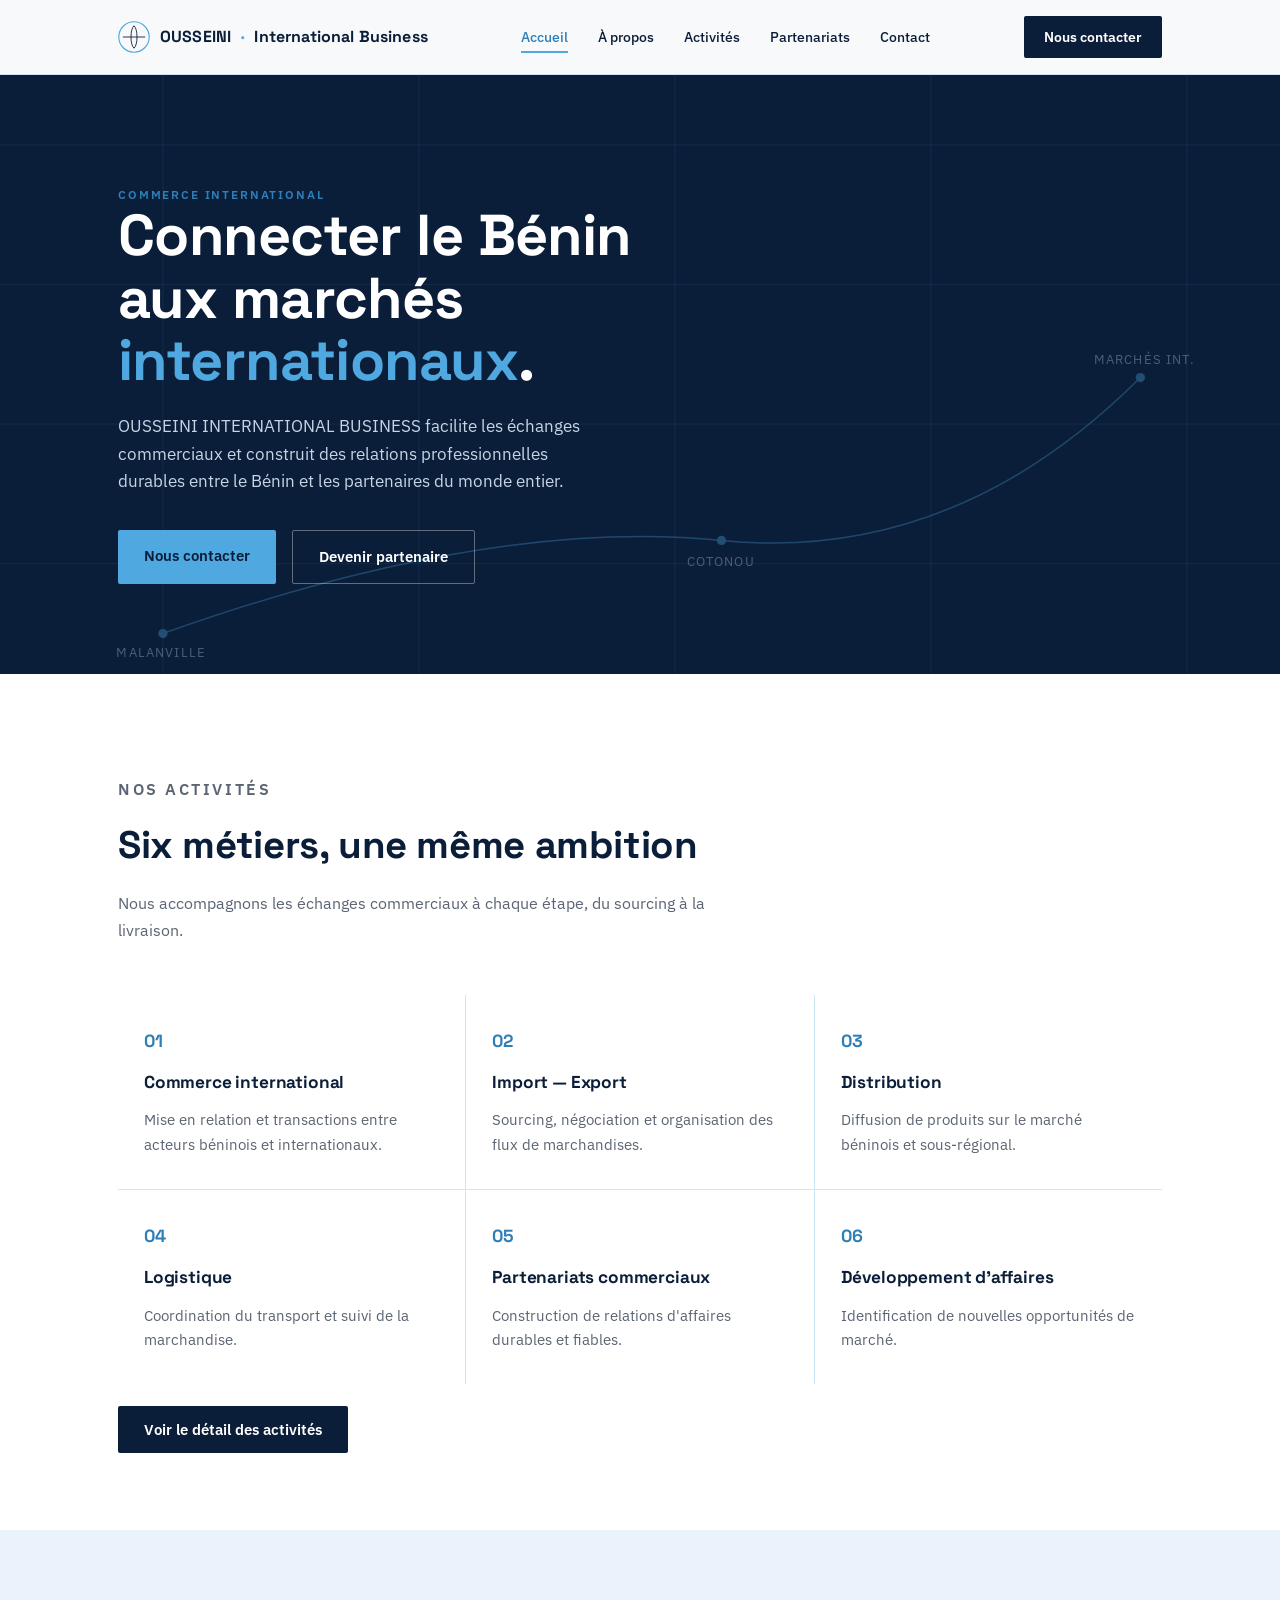
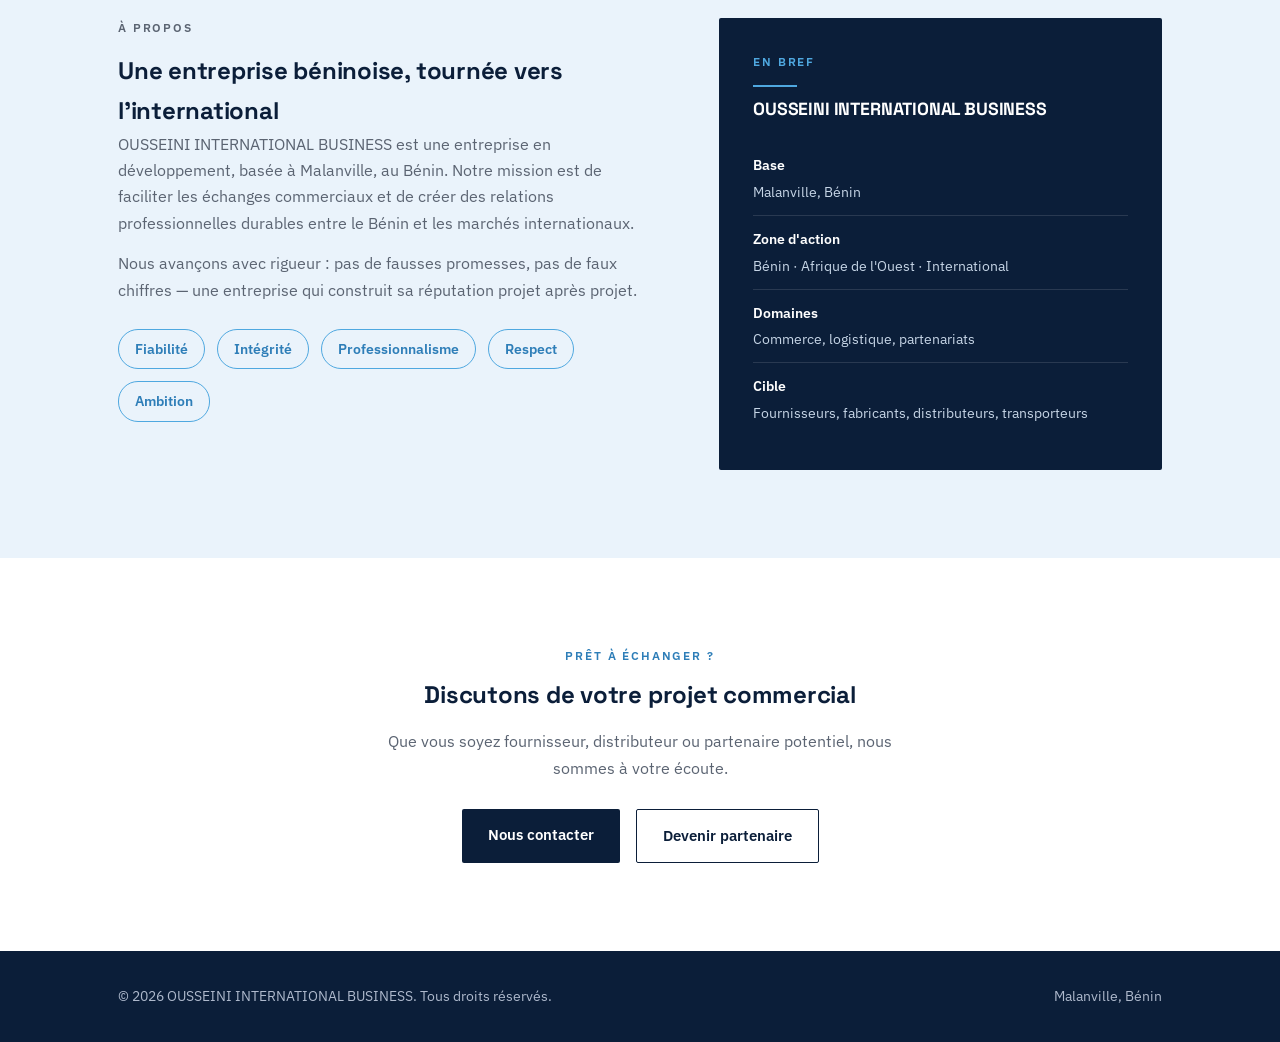
<file: index.html>
<!DOCTYPE html>
<html lang="fr">
<head>
<meta charset="UTF-8">
<meta name="viewport" content="width=device-width, initial-scale=1.0">
<title>OUSSEINI INTERNATIONAL BUSINESS | Commerce international &amp; Import-Export</title>
<meta name="description" content="Entreprise béninoise spécialisée dans le commerce international, l'import-export, la distribution, la logistique et les partenariats commerciaux.">
<meta property="og:title" content="OUSSEINI INTERNATIONAL BUSINESS">
<meta property="og:description" content="Connecter le Bénin aux marchés internationaux.">
<link rel="icon" href="data:image/svg+xml,<svg xmlns=%22http://www.w3.org/2000/svg%22 viewBox=%220 0 40 40%22><rect width=%2240%22 height=%2240%22 fill=%22%230B1E39%22/><text x=%2220%22 y=%2226%22 font-family=%22sans-serif%22 font-size=%2214%22 fill=%22%234FA8E0%22 text-anchor=%22middle%22 font-weight=%22bold%22>OIB</text></svg>">
<link rel="stylesheet" href="style.css">
</head>
<body>

<header>
  <div class="nav wrap">
    <a href="index.html" class="brand">
      <svg class="brand-mark" viewBox="0 0 40 40" fill="none">
        <circle cx="20" cy="20" r="19" stroke="#4FA8E0" stroke-width="1.4"/>
        <path d="M6 20h28M20 6c5 4 5 24 0 28M20 6c-5 4-5 24 0 28" stroke="#0B1E39" stroke-width="1.1"/>
      </svg>
      OUSSEINI <span style="color:var(--blue);">·</span> International Business
    </a>
    <nav class="nav-links">
      <a href="index.html" class="active">Accueil</a>
      <a href="a-propos.html">À propos</a>
      <a href="activites.html">Activités</a>
      <a href="partenariats.html">Partenariats</a>
      <a href="contact.html">Contact</a>
    </nav>
    <a href="contact.html" class="nav-cta">Nous contacter</a>
  </div>
</header>

<section class="hero">
  <svg class="grid-bg" viewBox="0 0 1100 620" preserveAspectRatio="none" aria-hidden="true">
    <g stroke="#4FA8E0" stroke-width="0.5" opacity="0.5">
      <line x1="0" y1="60" x2="1100" y2="60"/>
      <line x1="0" y1="180" x2="1100" y2="180"/>
      <line x1="0" y1="300" x2="1100" y2="300"/>
      <line x1="0" y1="420" x2="1100" y2="420"/>
      <line x1="0" y1="540" x2="1100" y2="540"/>
      <line x1="140" y1="0" x2="140" y2="620"/>
      <line x1="360" y1="0" x2="360" y2="620"/>
      <line x1="580" y1="0" x2="580" y2="620"/>
      <line x1="800" y1="0" x2="800" y2="620"/>
      <line x1="1020" y1="0" x2="1020" y2="620"/>
    </g>
    <g stroke="#4FA8E0" stroke-width="1.3" fill="none" opacity="0.85">
      <path d="M140 480 Q 420 380 620 400 T 980 260"/>
    </g>
    <g fill="#4FA8E0">
      <circle cx="140" cy="480" r="4"/>
      <circle cx="620" cy="400" r="4"/>
      <circle cx="980" cy="260" r="4"/>
    </g>
    <g font-family="IBM Plex Sans" font-size="11" fill="#C6D5E6" letter-spacing="1">
      <text x="100" y="500">MALANVILLE</text>
      <text x="590" y="422">COTONOU</text>
      <text x="940" y="248">MARCHÉS INT.</text>
    </g>
  </svg>
  <div class="wrap hero-inner">
    <p class="eyebrow">Commerce international</p>
    <h1>Connecter le Bénin aux marchés <em>internationaux</em>.</h1>
    <p class="lead">OUSSEINI INTERNATIONAL BUSINESS facilite les échanges commerciaux et construit des relations professionnelles durables entre le Bénin et les partenaires du monde entier.</p>
    <div class="hero-actions">
      <a href="contact.html" class="btn-primary">Nous contacter</a>
      <a href="partenariats.html" class="btn-ghost">Devenir partenaire</a>
    </div>
  </div>
</section>

<section class="white" id="activites">
  <div class="wrap">
    <div class="section-head">
      <p class="eyebrow">Nos activités</p>
      <h2>Six métiers, une même ambition</h2>
      <p>Nous accompagnons les échanges commerciaux à chaque étape, du sourcing à la livraison.</p>
    </div>
    <div class="card-grid">
      <div class="card"><span class="num">01</span><h3>Commerce international</h3><p>Mise en relation et transactions entre acteurs béninois et internationaux.</p></div>
      <div class="card"><span class="num">02</span><h3>Import — Export</h3><p>Sourcing, négociation et organisation des flux de marchandises.</p></div>
      <div class="card"><span class="num">03</span><h3>Distribution</h3><p>Diffusion de produits sur le marché béninois et sous-régional.</p></div>
      <div class="card"><span class="num">04</span><h3>Logistique</h3><p>Coordination du transport et suivi de la marchandise.</p></div>
      <div class="card"><span class="num">05</span><h3>Partenariats commerciaux</h3><p>Construction de relations d'affaires durables et fiables.</p></div>
      <div class="card"><span class="num">06</span><h3>Développement d'affaires</h3><p>Identification de nouvelles opportunités de marché.</p></div>
    </div>
    <div style="margin-top:32px;"><a href="activites.html" class="btn-primary" style="background:var(--navy); color:var(--white);">Voir le détail des activités</a></div>
  </div>
</section>

<section class="pale">
  <div class="wrap about-grid">
    <div>
      <p class="eyebrow">À propos</p>
      <h2>Une entreprise béninoise, tournée vers l'international</h2>
      <p>OUSSEINI INTERNATIONAL BUSINESS est une entreprise en développement, basée à Malanville, au Bénin. Notre mission est de faciliter les échanges commerciaux et de créer des relations professionnelles durables entre le Bénin et les marchés internationaux.</p>
      <p>Nous avançons avec rigueur : pas de fausses promesses, pas de faux chiffres — une entreprise qui construit sa réputation projet après projet.</p>
      <div class="chip-row">
        <span class="chip">Fiabilité</span>
        <span class="chip">Intégrité</span>
        <span class="chip">Professionnalisme</span>
        <span class="chip">Respect</span>
        <span class="chip">Ambition</span>
      </div>
    </div>
    <div class="panel">
      <p class="eyebrow" style="color:var(--blue);">En bref</p>
      <div class="rule"></div>
      <h3>OUSSEINI INTERNATIONAL BUSINESS</h3>
      <ul>
        <li><strong>Base</strong>Malanville, Bénin</li>
        <li><strong>Zone d'action</strong>Bénin · Afrique de l'Ouest · International</li>
        <li><strong>Domaines</strong>Commerce, logistique, partenariats</li>
        <li><strong>Cible</strong>Fournisseurs, fabricants, distributeurs, transporteurs</li>
      </ul>
    </div>
  </div>
</section>

<section class="white">
  <div class="wrap" style="text-align:center;">
    <p class="eyebrow">Prêt à échanger ?</p>
    <h2 style="margin-top:10px;">Discutons de votre projet commercial</h2>
    <p style="color:var(--gray); margin-top:14px; max-width:56ch; margin-left:auto; margin-right:auto;">Que vous soyez fournisseur, distributeur ou partenaire potentiel, nous sommes à votre écoute.</p>
    <div class="hero-actions" style="justify-content:center; margin-top:28px;">
      <a href="contact.html" class="btn-primary" style="background:var(--navy); color:var(--white);">Nous contacter</a>
      <a href="partenariats.html" class="btn-ghost" style="border-color:var(--navy); color:var(--navy);">Devenir partenaire</a>
    </div>
  </div>
</section>

<footer>
  <div class="wrap footer-inner">
    <span>© 2026 OUSSEINI INTERNATIONAL BUSINESS. Tous droits réservés.</span>
    <span>Malanville, Bénin</span>
  </div>
</footer>

</body>
</html>
</file>
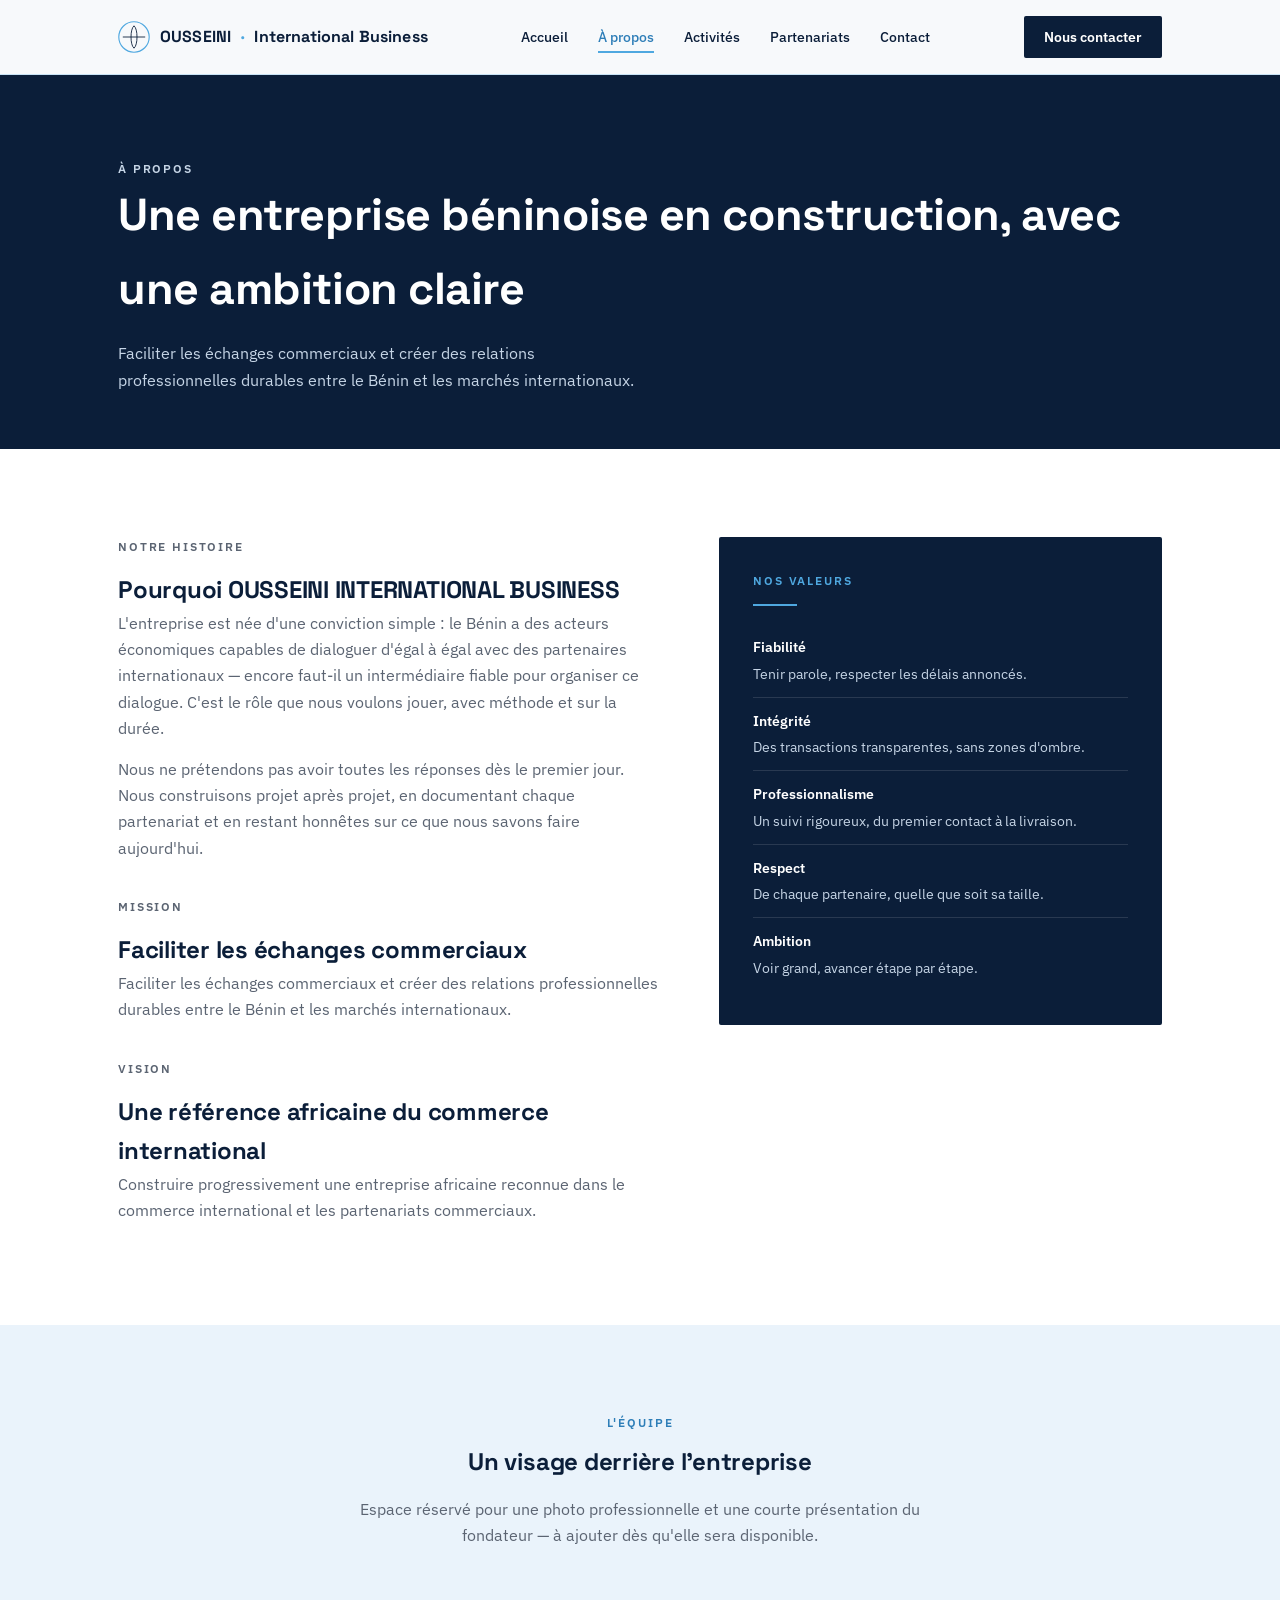
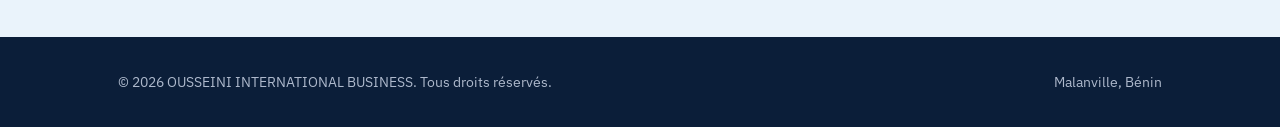
<file: a-propos.html>
<!DOCTYPE html>
<html lang="fr">
<head>
<meta charset="UTF-8">
<meta name="viewport" content="width=device-width, initial-scale=1.0">
<title>À propos | OUSSEINI INTERNATIONAL BUSINESS</title>
<meta name="description" content="Découvrez OUSSEINI INTERNATIONAL BUSINESS : mission, vision et valeurs d'une entreprise béninoise tournée vers le commerce international.">
<link rel="icon" href="data:image/svg+xml,<svg xmlns=%22http://www.w3.org/2000/svg%22 viewBox=%220 0 40 40%22><rect width=%2240%22 height=%2240%22 fill=%22%230B1E39%22/><text x=%2220%22 y=%2226%22 font-family=%22sans-serif%22 font-size=%2214%22 fill=%22%234FA8E0%22 text-anchor=%22middle%22 font-weight=%22bold%22>OIB</text></svg>">
<link rel="stylesheet" href="style.css">
</head>
<body>

<header>
  <div class="nav wrap">
    <a href="index.html" class="brand">
      <svg class="brand-mark" viewBox="0 0 40 40" fill="none">
        <circle cx="20" cy="20" r="19" stroke="#4FA8E0" stroke-width="1.4"/>
        <path d="M6 20h28M20 6c5 4 5 24 0 28M20 6c-5 4-5 24 0 28" stroke="#0B1E39" stroke-width="1.1"/>
      </svg>
      OUSSEINI <span style="color:var(--blue);">·</span> International Business
    </a>
    <nav class="nav-links">
      <a href="index.html">Accueil</a>
      <a href="a-propos.html" class="active">À propos</a>
      <a href="activites.html">Activités</a>
      <a href="partenariats.html">Partenariats</a>
      <a href="contact.html">Contact</a>
    </nav>
    <a href="contact.html" class="nav-cta">Nous contacter</a>
  </div>
</header>

<section class="page-hero">
  <div class="wrap">
    <p class="eyebrow">À propos</p>
    <h1>Une entreprise béninoise en construction, avec une ambition claire</h1>
    <p>Faciliter les échanges commerciaux et créer des relations professionnelles durables entre le Bénin et les marchés internationaux.</p>
  </div>
</section>

<section class="white">
  <div class="wrap about-grid">
    <div>
      <p class="eyebrow">Notre histoire</p>
      <h2>Pourquoi OUSSEINI INTERNATIONAL BUSINESS</h2>
      <p>L'entreprise est née d'une conviction simple : le Bénin a des acteurs économiques capables de dialoguer d'égal à égal avec des partenaires internationaux — encore faut-il un intermédiaire fiable pour organiser ce dialogue. C'est le rôle que nous voulons jouer, avec méthode et sur la durée.</p>
      <p>Nous ne prétendons pas avoir toutes les réponses dès le premier jour. Nous construisons projet après projet, en documentant chaque partenariat et en restant honnêtes sur ce que nous savons faire aujourd'hui.</p>

      <p class="eyebrow" style="margin-top:36px;">Mission</p>
      <h2 style="font-size:1.5rem; margin-top:8px;">Faciliter les échanges commerciaux</h2>
      <p>Faciliter les échanges commerciaux et créer des relations professionnelles durables entre le Bénin et les marchés internationaux.</p>

      <p class="eyebrow" style="margin-top:36px;">Vision</p>
      <h2 style="font-size:1.5rem; margin-top:8px;">Une référence africaine du commerce international</h2>
      <p>Construire progressivement une entreprise africaine reconnue dans le commerce international et les partenariats commerciaux.</p>
    </div>

    <div class="panel">
      <p class="eyebrow" style="color:var(--blue);">Nos valeurs</p>
      <div class="rule"></div>
      <ul>
        <li><strong>Fiabilité</strong>Tenir parole, respecter les délais annoncés.</li>
        <li><strong>Intégrité</strong>Des transactions transparentes, sans zones d'ombre.</li>
        <li><strong>Professionnalisme</strong>Un suivi rigoureux, du premier contact à la livraison.</li>
        <li><strong>Respect</strong>De chaque partenaire, quelle que soit sa taille.</li>
        <li><strong>Ambition</strong>Voir grand, avancer étape par étape.</li>
      </ul>
    </div>
  </div>
</section>

<section class="pale">
  <div class="wrap" style="text-align:center; max-width:640px;">
    <p class="eyebrow">L'équipe</p>
    <h2 style="margin-top:10px;">Un visage derrière l'entreprise</h2>
    <p style="color:var(--gray); margin-top:14px;">Espace réservé pour une photo professionnelle et une courte présentation du fondateur — à ajouter dès qu'elle sera disponible.</p>
  </div>
</section>

<footer>
  <div class="wrap footer-inner">
    <span>© 2026 OUSSEINI INTERNATIONAL BUSINESS. Tous droits réservés.</span>
    <span>Malanville, Bénin</span>
  </div>
</footer>

</body>
</html>
</file>
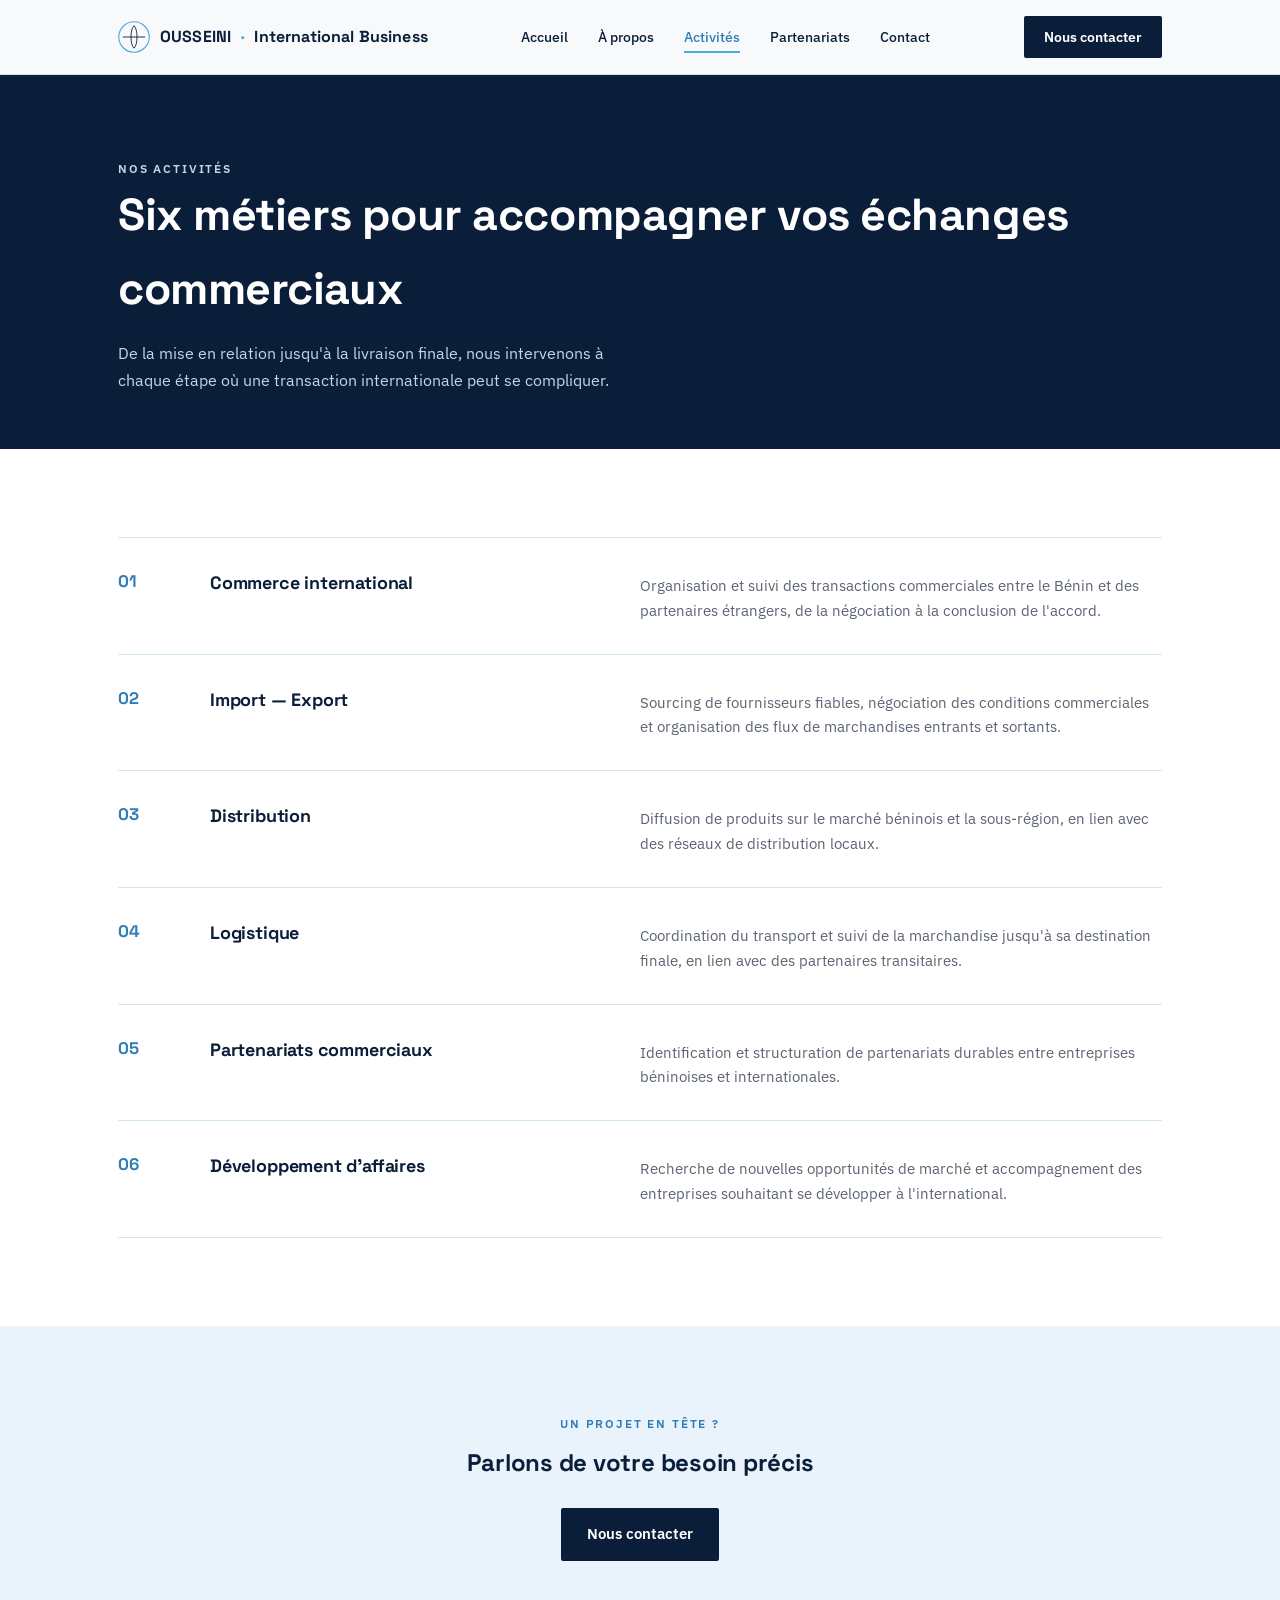
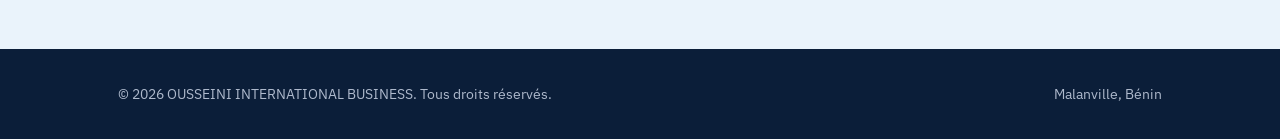
<file: activites.html>
<!DOCTYPE html>
<html lang="fr">
<head>
<meta charset="UTF-8">
<meta name="viewport" content="width=device-width, initial-scale=1.0">
<title>Nos activités | OUSSEINI INTERNATIONAL BUSINESS</title>
<meta name="description" content="Commerce international, import-export, distribution, logistique, partenariats commerciaux et développement d'affaires.">
<link rel="icon" href="data:image/svg+xml,<svg xmlns=%22http://www.w3.org/2000/svg%22 viewBox=%220 0 40 40%22><rect width=%2240%22 height=%2240%22 fill=%22%230B1E39%22/><text x=%2220%22 y=%2226%22 font-family=%22sans-serif%22 font-size=%2214%22 fill=%22%234FA8E0%22 text-anchor=%22middle%22 font-weight=%22bold%22>OIB</text></svg>">
<link rel="stylesheet" href="style.css">
</head>
<body>

<header>
  <div class="nav wrap">
    <a href="index.html" class="brand">
      <svg class="brand-mark" viewBox="0 0 40 40" fill="none">
        <circle cx="20" cy="20" r="19" stroke="#4FA8E0" stroke-width="1.4"/>
        <path d="M6 20h28M20 6c5 4 5 24 0 28M20 6c-5 4-5 24 0 28" stroke="#0B1E39" stroke-width="1.1"/>
      </svg>
      OUSSEINI <span style="color:var(--blue);">·</span> International Business
    </a>
    <nav class="nav-links">
      <a href="index.html">Accueil</a>
      <a href="a-propos.html">À propos</a>
      <a href="activites.html" class="active">Activités</a>
      <a href="partenariats.html">Partenariats</a>
      <a href="contact.html">Contact</a>
    </nav>
    <a href="contact.html" class="nav-cta">Nous contacter</a>
  </div>
</header>

<section class="page-hero">
  <div class="wrap">
    <p class="eyebrow">Nos activités</p>
    <h1>Six métiers pour accompagner vos échanges commerciaux</h1>
    <p>De la mise en relation jusqu'à la livraison finale, nous intervenons à chaque étape où une transaction internationale peut se compliquer.</p>
  </div>
</section>

<section class="white">
  <div class="wrap">
    <div class="partner-list">
      <div class="partner-row">
        <div class="idx">01</div>
        <h3>Commerce international</h3>
        <p>Organisation et suivi des transactions commerciales entre le Bénin et des partenaires étrangers, de la négociation à la conclusion de l'accord.</p>
      </div>
      <div class="partner-row">
        <div class="idx">02</div>
        <h3>Import — Export</h3>
        <p>Sourcing de fournisseurs fiables, négociation des conditions commerciales et organisation des flux de marchandises entrants et sortants.</p>
      </div>
      <div class="partner-row">
        <div class="idx">03</div>
        <h3>Distribution</h3>
        <p>Diffusion de produits sur le marché béninois et la sous-région, en lien avec des réseaux de distribution locaux.</p>
      </div>
      <div class="partner-row">
        <div class="idx">04</div>
        <h3>Logistique</h3>
        <p>Coordination du transport et suivi de la marchandise jusqu'à sa destination finale, en lien avec des partenaires transitaires.</p>
      </div>
      <div class="partner-row">
        <div class="idx">05</div>
        <h3>Partenariats commerciaux</h3>
        <p>Identification et structuration de partenariats durables entre entreprises béninoises et internationales.</p>
      </div>
      <div class="partner-row">
        <div class="idx">06</div>
        <h3>Développement d'affaires</h3>
        <p>Recherche de nouvelles opportunités de marché et accompagnement des entreprises souhaitant se développer à l'international.</p>
      </div>
    </div>
  </div>
</section>

<section class="pale" style="text-align:center;">
  <div class="wrap" style="max-width:600px;">
    <p class="eyebrow">Un projet en tête ?</p>
    <h2 style="margin-top:10px;">Parlons de votre besoin précis</h2>
    <div class="hero-actions" style="justify-content:center; margin-top:26px;">
      <a href="contact.html" class="btn-primary" style="background:var(--navy); color:var(--white);">Nous contacter</a>
    </div>
  </div>
</section>

<footer>
  <div class="wrap footer-inner">
    <span>© 2026 OUSSEINI INTERNATIONAL BUSINESS. Tous droits réservés.</span>
    <span>Malanville, Bénin</span>
  </div>
</footer>

</body>
</html>
</file>
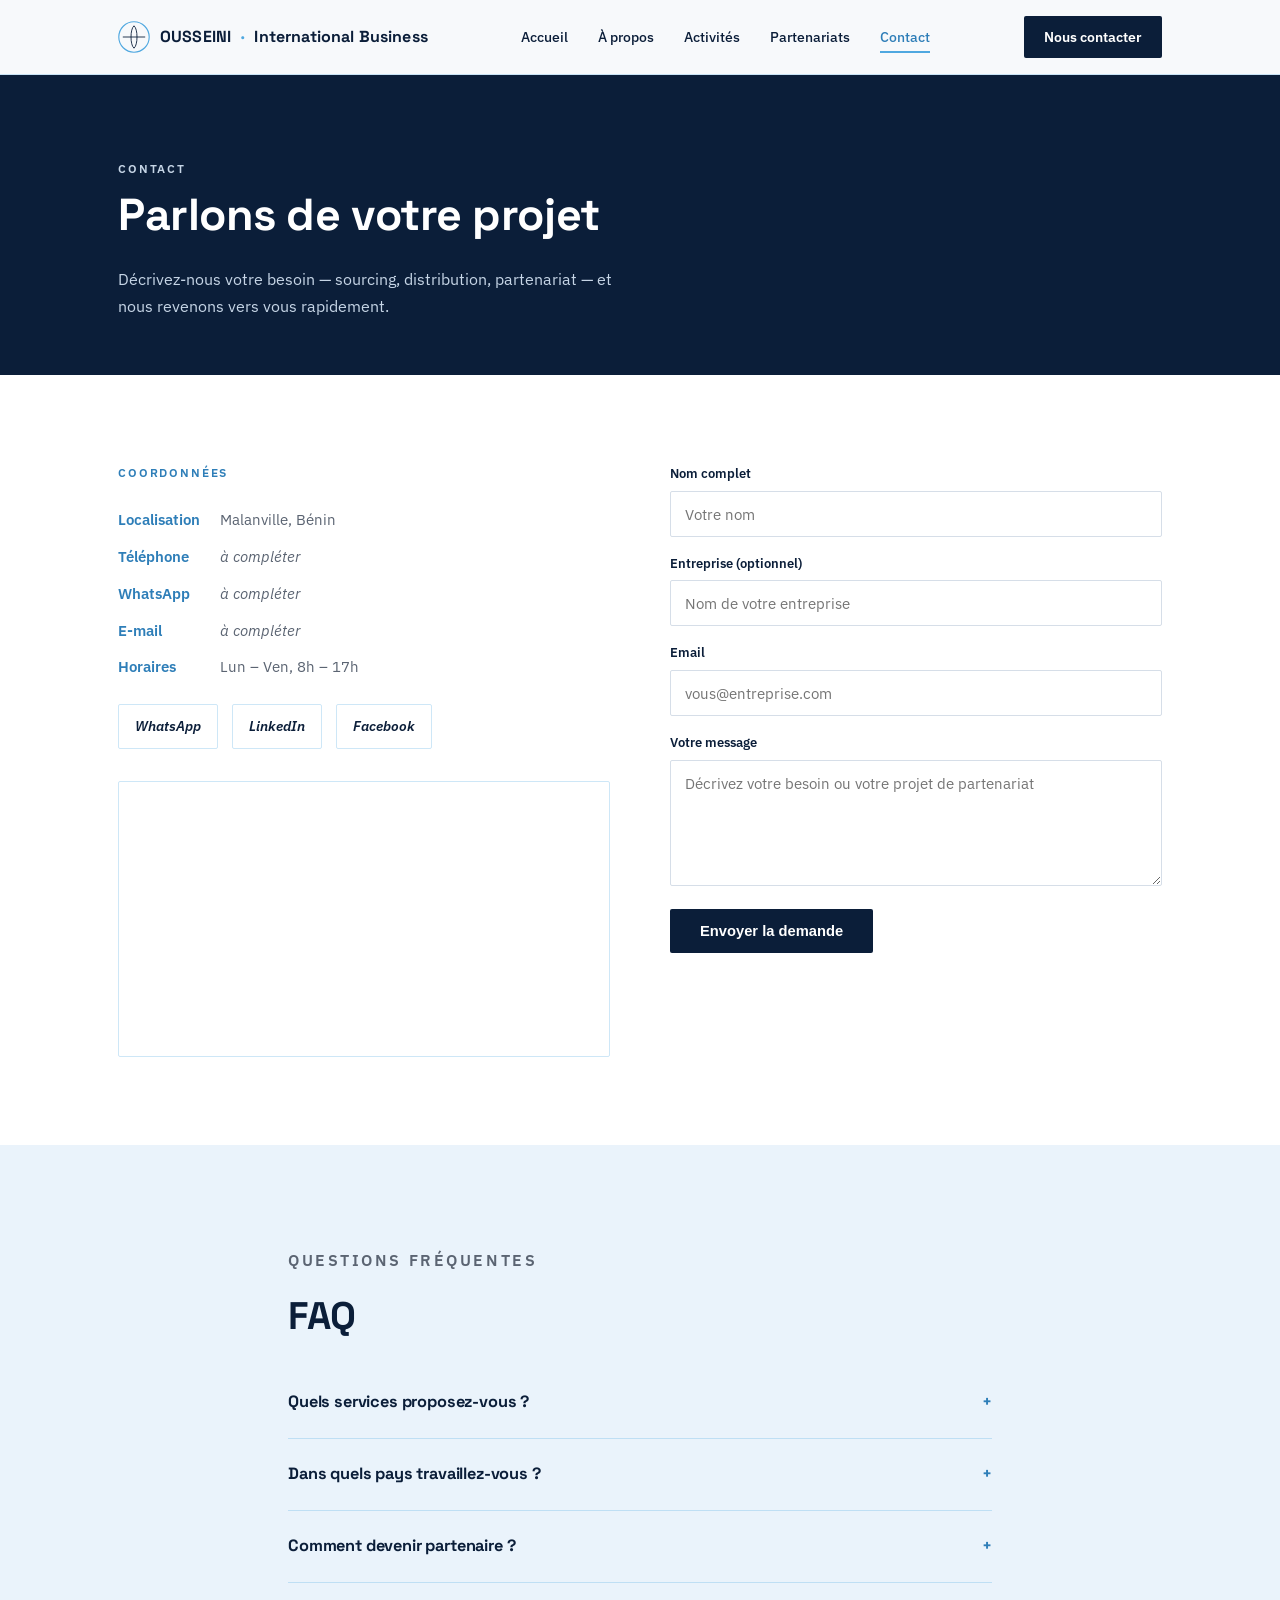
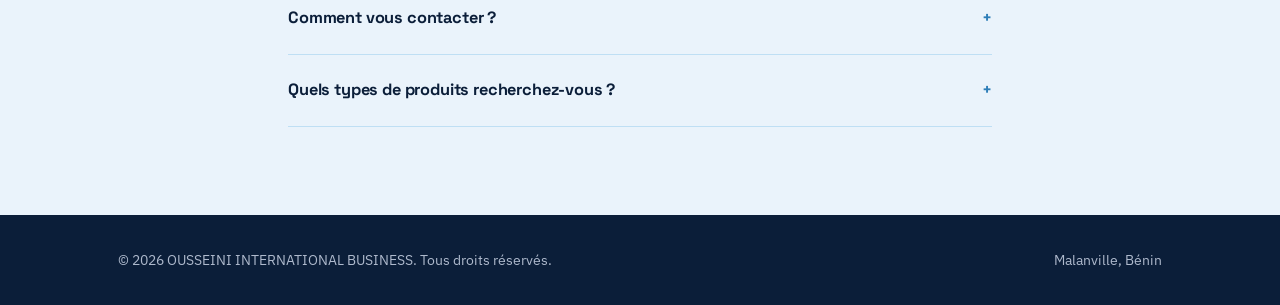
<file: contact.html>
<!DOCTYPE html>
<html lang="fr">
<head>
<meta charset="UTF-8">
<meta name="viewport" content="width=device-width, initial-scale=1.0">
<title>Contact | OUSSEINI INTERNATIONAL BUSINESS</title>
<meta name="description" content="Contactez OUSSEINI INTERNATIONAL BUSINESS à Malanville, Bénin — téléphone, WhatsApp, e-mail et formulaire de contact.">
<link rel="icon" href="data:image/svg+xml,<svg xmlns=%22http://www.w3.org/2000/svg%22 viewBox=%220 0 40 40%22><rect width=%2240%22 height=%2240%22 fill=%22%230B1E39%22/><text x=%2220%22 y=%2226%22 font-family=%22sans-serif%22 font-size=%2214%22 fill=%22%234FA8E0%22 text-anchor=%22middle%22 font-weight=%22bold%22>OIB</text></svg>">
<link rel="stylesheet" href="style.css">
</head>
<body>

<header>
  <div class="nav wrap">
    <a href="index.html" class="brand">
      <svg class="brand-mark" viewBox="0 0 40 40" fill="none">
        <circle cx="20" cy="20" r="19" stroke="#4FA8E0" stroke-width="1.4"/>
        <path d="M6 20h28M20 6c5 4 5 24 0 28M20 6c-5 4-5 24 0 28" stroke="#0B1E39" stroke-width="1.1"/>
      </svg>
      OUSSEINI <span style="color:var(--blue);">·</span> International Business
    </a>
    <nav class="nav-links">
      <a href="index.html">Accueil</a>
      <a href="a-propos.html">À propos</a>
      <a href="activites.html">Activités</a>
      <a href="partenariats.html">Partenariats</a>
      <a href="contact.html" class="active">Contact</a>
    </nav>
    <a href="contact.html" class="nav-cta">Nous contacter</a>
  </div>
</header>

<section class="page-hero">
  <div class="wrap">
    <p class="eyebrow">Contact</p>
    <h1>Parlons de votre projet</h1>
    <p>Décrivez-nous votre besoin — sourcing, distribution, partenariat — et nous revenons vers vous rapidement.</p>
  </div>
</section>

<section class="white">
  <div class="wrap contact-grid">
    <div class="contact-info">
      <p class="eyebrow">Coordonnées</p>
      <dl>
        <dt>Localisation</dt><dd>Malanville, Bénin</dd>
        <dt>Téléphone</dt><dd class="placeholder">à compléter</dd>
        <dt>WhatsApp</dt><dd class="placeholder">à compléter</dd>
        <dt>E-mail</dt><dd class="placeholder">à compléter</dd>
        <dt>Horaires</dt><dd>Lun – Ven, 8h – 17h</dd>
      </dl>
      <div class="social-row">
        <a href="#" class="placeholder">WhatsApp</a>
        <a href="#" class="placeholder">LinkedIn</a>
        <a href="#" class="placeholder">Facebook</a>
      </div>
      <div class="map-frame">
        <iframe title="Localisation Malanville, Bénin" src="https://www.google.com/maps?q=Malanville,Benin&output=embed" loading="lazy"></iframe>
      </div>
    </div>

    <form>
      <div>
        <label for="name">Nom complet</label>
        <input id="name" type="text" placeholder="Votre nom" required>
      </div>
      <div>
        <label for="company">Entreprise (optionnel)</label>
        <input id="company" type="text" placeholder="Nom de votre entreprise">
      </div>
      <div>
        <label for="email">Email</label>
        <input id="email" type="email" placeholder="vous@entreprise.com" required>
      </div>
      <div>
        <label for="message">Votre message</label>
        <textarea id="message" rows="5" placeholder="Décrivez votre besoin ou votre projet de partenariat"></textarea>
      </div>
      <button type="submit">Envoyer la demande</button>
    </form>
  </div>
</section>

<section class="pale">
  <div class="wrap" style="max-width:760px;">
    <div class="section-head" style="margin-bottom:20px;">
      <p class="eyebrow">Questions fréquentes</p>
      <h2>FAQ</h2>
    </div>

    <div class="faq-item">
      <h3>Quels services proposez-vous ? <span class="mark">+</span></h3>
      <p>Commerce international, import-export, distribution, logistique, partenariats commerciaux et développement d'affaires.</p>
    </div>
    <div class="faq-item">
      <h3>Dans quels pays travaillez-vous ? <span class="mark">+</span></h3>
      <p>Nous sommes basés au Bénin et développons progressivement nos échanges avec l'Afrique de l'Ouest et les marchés internationaux.</p>
    </div>
    <div class="faq-item">
      <h3>Comment devenir partenaire ? <span class="mark">+</span></h3>
      <p>Contactez-nous via le formulaire ou WhatsApp en décrivant votre activité — nous étudions chaque proposition individuellement.</p>
    </div>
    <div class="faq-item">
      <h3>Comment vous contacter ? <span class="mark">+</span></h3>
      <p>Par téléphone, WhatsApp, e-mail ou via le formulaire de cette page. Nous répondons sous 48h ouvrées.</p>
    </div>
    <div class="faq-item">
      <h3>Quels types de produits recherchez-vous ? <span class="mark">+</span></h3>
      <p>Cela dépend des opportunités en cours — n'hésitez pas à nous soumettre votre offre pour évaluation.</p>
    </div>
  </div>
</section>

<footer>
  <div class="wrap footer-inner">
    <span>© 2026 OUSSEINI INTERNATIONAL BUSINESS. Tous droits réservés.</span>
    <span>Malanville, Bénin</span>
  </div>
</footer>

<script>
  document.querySelectorAll('.faq-item h3').forEach(function(h3){
    h3.addEventListener('click', function(){
      h3.parentElement.classList.toggle('open');
    });
  });
</script>

</body>
</html>
</file>
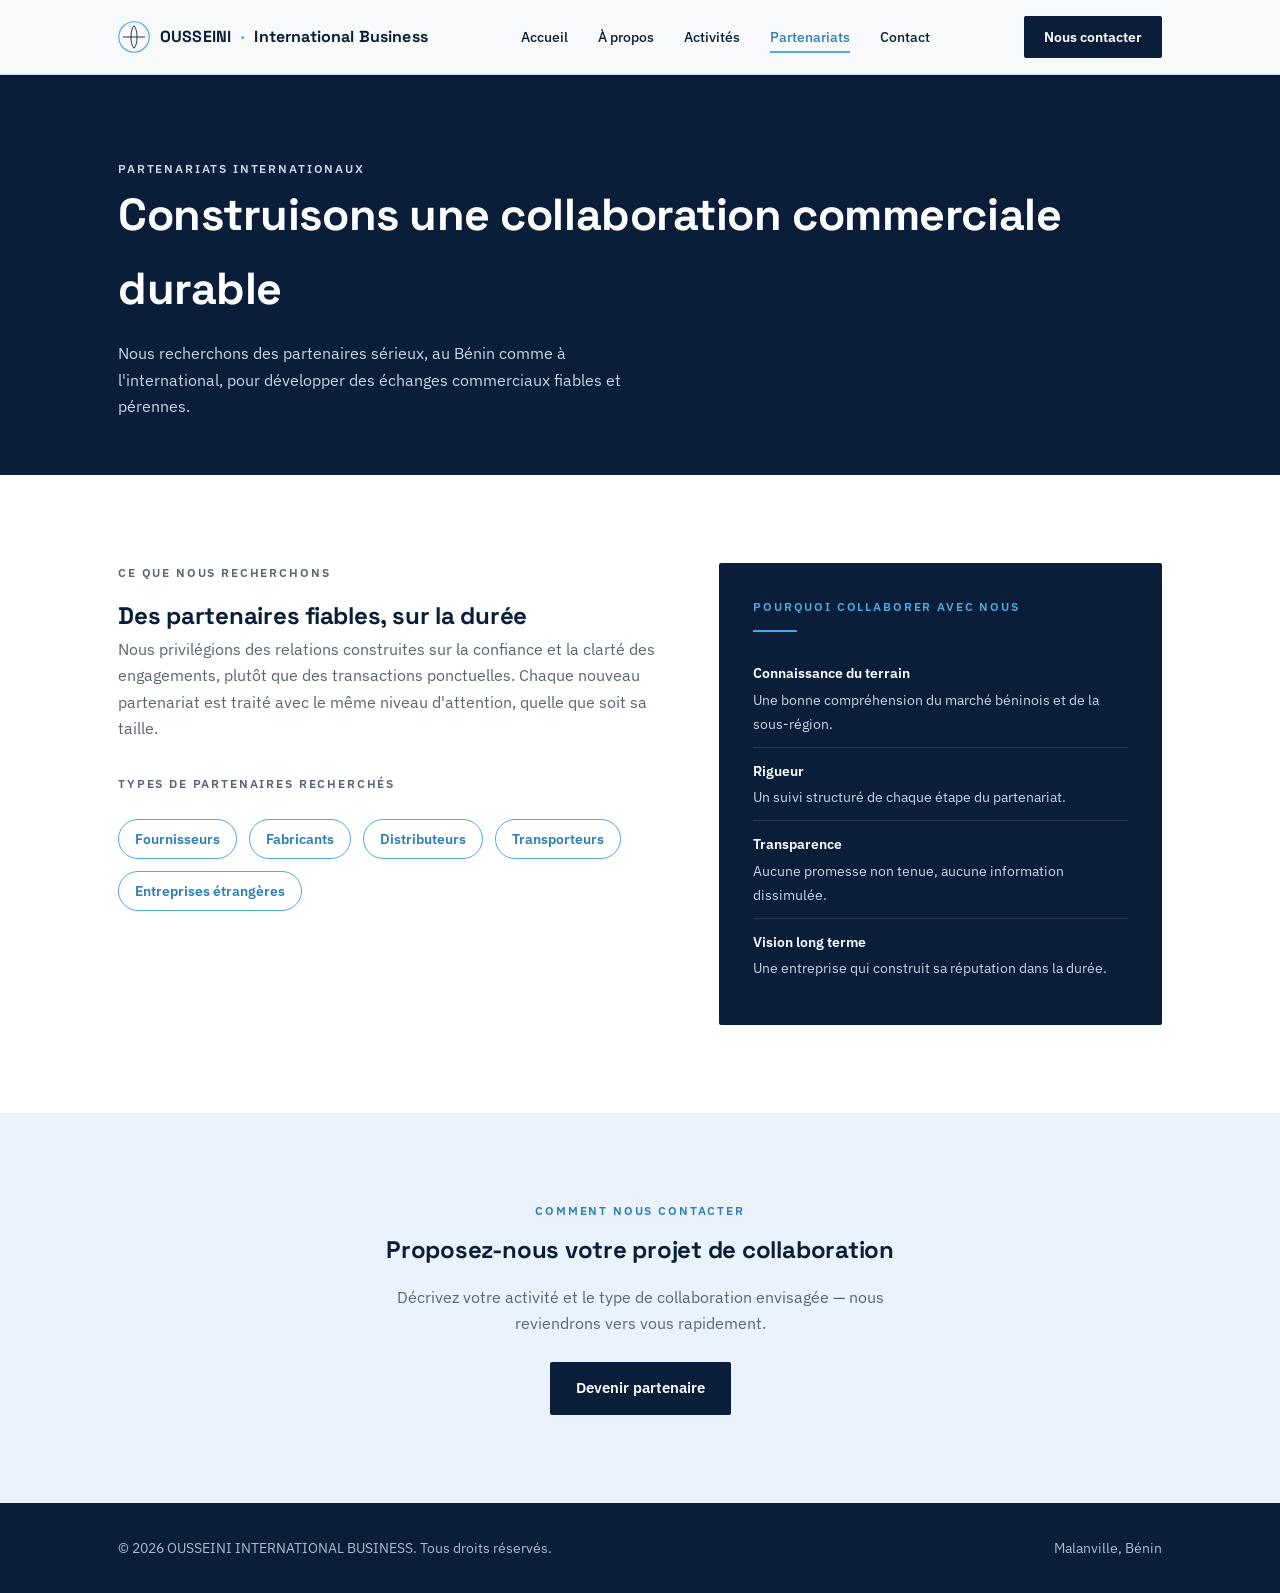
<file: partenariats.html>
<!DOCTYPE html>
<html lang="fr">
<head>
<meta charset="UTF-8">
<meta name="viewport" content="width=device-width, initial-scale=1.0">
<title>Partenariats internationaux | OUSSEINI INTERNATIONAL BUSINESS</title>
<meta name="description" content="Vous êtes fournisseur, fabricant, distributeur ou transporteur ? Découvrez comment collaborer avec OUSSEINI INTERNATIONAL BUSINESS.">
<link rel="icon" href="data:image/svg+xml,<svg xmlns=%22http://www.w3.org/2000/svg%22 viewBox=%220 0 40 40%22><rect width=%2240%22 height=%2240%22 fill=%22%230B1E39%22/><text x=%2220%22 y=%2226%22 font-family=%22sans-serif%22 font-size=%2214%22 fill=%22%234FA8E0%22 text-anchor=%22middle%22 font-weight=%22bold%22>OIB</text></svg>">
<link rel="stylesheet" href="style.css">
</head>
<body>

<header>
  <div class="nav wrap">
    <a href="index.html" class="brand">
      <svg class="brand-mark" viewBox="0 0 40 40" fill="none">
        <circle cx="20" cy="20" r="19" stroke="#4FA8E0" stroke-width="1.4"/>
        <path d="M6 20h28M20 6c5 4 5 24 0 28M20 6c-5 4-5 24 0 28" stroke="#0B1E39" stroke-width="1.1"/>
      </svg>
      OUSSEINI <span style="color:var(--blue);">·</span> International Business
    </a>
    <nav class="nav-links">
      <a href="index.html">Accueil</a>
      <a href="a-propos.html">À propos</a>
      <a href="activites.html">Activités</a>
      <a href="partenariats.html" class="active">Partenariats</a>
      <a href="contact.html">Contact</a>
    </nav>
    <a href="contact.html" class="nav-cta">Nous contacter</a>
  </div>
</header>

<section class="page-hero">
  <div class="wrap">
    <p class="eyebrow">Partenariats internationaux</p>
    <h1>Construisons une collaboration commerciale durable</h1>
    <p>Nous recherchons des partenaires sérieux, au Bénin comme à l'international, pour développer des échanges commerciaux fiables et pérennes.</p>
  </div>
</section>

<section class="white">
  <div class="wrap about-grid">
    <div>
      <p class="eyebrow">Ce que nous recherchons</p>
      <h2>Des partenaires fiables, sur la durée</h2>
      <p>Nous privilégions des relations construites sur la confiance et la clarté des engagements, plutôt que des transactions ponctuelles. Chaque nouveau partenariat est traité avec le même niveau d'attention, quelle que soit sa taille.</p>

      <p class="eyebrow" style="margin-top:32px;">Types de partenaires recherchés</p>
      <div class="chip-row">
        <span class="chip">Fournisseurs</span>
        <span class="chip">Fabricants</span>
        <span class="chip">Distributeurs</span>
        <span class="chip">Transporteurs</span>
        <span class="chip">Entreprises étrangères</span>
      </div>
    </div>
    <div class="panel">
      <p class="eyebrow" style="color:var(--blue);">Pourquoi collaborer avec nous</p>
      <div class="rule"></div>
      <ul>
        <li><strong>Connaissance du terrain</strong>Une bonne compréhension du marché béninois et de la sous-région.</li>
        <li><strong>Rigueur</strong>Un suivi structuré de chaque étape du partenariat.</li>
        <li><strong>Transparence</strong>Aucune promesse non tenue, aucune information dissimulée.</li>
        <li><strong>Vision long terme</strong>Une entreprise qui construit sa réputation dans la durée.</li>
      </ul>
    </div>
  </div>
</section>

<section class="pale">
  <div class="wrap" style="text-align:center; max-width:620px;">
    <p class="eyebrow">Comment nous contacter</p>
    <h2 style="margin-top:10px;">Proposez-nous votre projet de collaboration</h2>
    <p style="color:var(--gray); margin-top:14px;">Décrivez votre activité et le type de collaboration envisagée — nous reviendrons vers vous rapidement.</p>
    <div class="hero-actions" style="justify-content:center; margin-top:26px;">
      <a href="contact.html" class="btn-primary" style="background:var(--navy); color:var(--white);">Devenir partenaire</a>
    </div>
  </div>
</section>

<footer>
  <div class="wrap footer-inner">
    <span>© 2026 OUSSEINI INTERNATIONAL BUSINESS. Tous droits réservés.</span>
    <span>Malanville, Bénin</span>
  </div>
</footer>

</body>
</html>
</file>
<file: style.css>
@import url('https://fonts.googleapis.com/css2?family=Space+Grotesk:wght@500;600;700&family=IBM+Plex+Sans:wght@400;500;600&display=swap');

:root{
  --navy:#0B1E39;
  --navy-2:#132a4d;
  --black:#111315;
  --white:#FFFFFF;
  --blue:#4FA8E0;
  --blue-deep:#2E7EB8;
  --pale:#EAF3FB;
  --paper:#F7F9FB;
  --gray:#5B6472;
  --line:rgba(79,168,224,0.28);
}
*{margin:0;padding:0;box-sizing:border-box;}
html{scroll-behavior:smooth;}
body{
  font-family:'IBM Plex Sans', sans-serif;
  color:var(--navy);
  background:var(--paper);
  line-height:1.65;
  -webkit-font-smoothing:antialiased;
}
h1,h2,h3,.display{
  font-family:'Space Grotesk', sans-serif;
  font-weight:700;
  letter-spacing:-0.01em;
  color:var(--navy);
}
a{color:inherit; text-decoration:none;}
img,svg{display:block; max-width:100%;}
.wrap{max-width:1100px; margin:0 auto; padding:0 28px;}
.eyebrow{
  font-size:.72rem; letter-spacing:.16em; text-transform:uppercase;
  color:var(--blue-deep); font-weight:600;
}
@media (prefers-reduced-motion: reduce){ *{animation:none !important; transition:none !important;} }

/* Header */
header{
  position:sticky; top:0; z-index:50;
  background:rgba(247,249,251,0.94); backdrop-filter:blur(8px);
  border-bottom:1px solid var(--line);
}
.nav{display:flex; align-items:center; justify-content:space-between; padding:16px 28px;}
.brand{display:flex; align-items:center; gap:10px; font-family:'Space Grotesk',sans-serif; font-weight:700; font-size:1rem; letter-spacing:.01em;}
.brand-mark{width:32px; height:32px; flex-shrink:0;}
.nav-links{display:flex; gap:30px; font-size:.9rem; font-weight:500;}
.nav-links a{position:relative; padding:4px 0;}
.nav-links a.active{color:var(--blue-deep);}
.nav-links a::after{content:''; position:absolute; left:0; bottom:0; width:0; height:2px; background:var(--blue); transition:width .25s ease;}
.nav-links a:hover::after,.nav-links a.active::after{width:100%;}
.nav-cta{display:inline-block; padding:10px 20px; background:var(--navy); color:var(--white); border-radius:2px; font-size:.85rem; font-weight:600; transition:background .2s ease;}
.nav-cta:hover{background:var(--blue-deep);}
.menu-btn{display:none; background:none; border:none; cursor:pointer;}

/* Hero */
.hero{position:relative; background:var(--navy); color:var(--white); overflow:hidden; padding:110px 0 90px;}
.grid-bg{position:absolute; inset:0; opacity:.35; pointer-events:none;}
.hero-inner{position:relative; z-index:2;}
.hero h1{font-size:clamp(2.1rem,4.6vw,3.6rem); line-height:1.08; max-width:16ch; color:var(--white);}
.hero h1 em{color:var(--blue); font-style:normal;}
.hero p.lead{margin-top:22px; max-width:48ch; font-size:1.05rem; color:#C6D5E6;}
.hero-actions{display:flex; gap:16px; margin-top:34px; flex-wrap:wrap;}
.btn-primary{background:var(--blue); color:var(--navy); padding:14px 26px; font-weight:600; border-radius:2px; font-size:.92rem; transition:background .2s ease;}
.btn-primary:hover{background:#78c0ee;}
.btn-ghost{border:1px solid rgba(255,255,255,.35); color:var(--white); padding:14px 26px; border-radius:2px; font-size:.92rem; font-weight:600; transition:border-color .2s ease, background .2s ease;}
.btn-ghost:hover{border-color:var(--white); background:rgba(255,255,255,.06);}

/* Page hero (non-home) */
.page-hero{background:var(--navy); color:var(--white); padding:70px 0 56px;}
.page-hero h1{font-size:clamp(1.9rem,4vw,2.8rem); color:var(--white);}
.page-hero p{margin-top:14px; color:#C6D5E6; max-width:52ch;}

section{padding:88px 0;}
.section-head{max-width:640px; margin-bottom:52px;}
.section-head h2{font-size:clamp(1.7rem,3vw,2.4rem); margin-top:10px;}
.section-head p{color:var(--gray); margin-top:14px; font-size:1rem;}
.rule{width:44px; height:2px; background:var(--blue); margin:14px 0 0;}

.white{background:var(--white);}
.pale{background:var(--pale);}

/* cards grid */
.card-grid{display:grid; grid-template-columns:repeat(3,1fr); gap:1px; background:var(--line);}
.card{background:var(--white); padding:32px 26px; min-height:190px; display:flex; flex-direction:column; gap:12px;}
.card .num{font-family:'Space Grotesk',sans-serif; color:var(--blue-deep); font-size:1.1rem; font-weight:700;}
.card h3{font-size:1.08rem;}
.card p{color:var(--gray); font-size:.92rem;}

/* about panel */
.about-grid{display:grid; grid-template-columns:1.1fr .9fr; gap:60px; align-items:start;}
.about-grid p{color:var(--gray); margin-bottom:14px;}
.panel{background:var(--navy); color:var(--white); padding:34px; border-radius:2px;}
.panel .rule{background:var(--blue);}
.panel h3{font-size:1.1rem; margin-top:8px; color:var(--white);}
.panel ul{margin-top:18px; list-style:none;}
.panel li{padding:11px 0; border-top:1px solid rgba(255,255,255,.12); font-size:.9rem; color:#C6D5E6;}
.panel li:first-of-type{border-top:none;}
.panel li strong{color:var(--white); display:block; font-weight:600; margin-bottom:3px;}

/* value chips */
.chip-row{display:flex; flex-wrap:wrap; gap:12px; margin-top:26px;}
.chip{border:1px solid var(--blue); color:var(--blue-deep); padding:8px 16px; border-radius:20px; font-size:.85rem; font-weight:600;}

/* contact */
.contact-grid{display:grid; grid-template-columns:1fr 1fr; gap:60px;}
.contact-info dl{display:grid; grid-template-columns:auto 1fr; gap:12px 20px; margin-top:26px; font-size:.94rem;}
.contact-info dt{color:var(--blue-deep); font-weight:600;}
.contact-info dd{color:var(--gray);}
.placeholder{color:#B3782C; font-style:italic;}
.social-row{display:flex; gap:14px; margin-top:24px;}
.social-row a{border:1px solid var(--line); padding:10px 16px; border-radius:2px; font-size:.85rem; font-weight:600; color:var(--navy); transition:background .2s ease;}
.social-row a:hover{background:var(--pale);}
form{display:flex; flex-direction:column; gap:16px;}
form label{font-size:.82rem; font-weight:600; color:var(--navy); margin-bottom:6px; display:block;}
form input, form textarea{width:100%; border:1px solid #D6DEE8; background:var(--white); padding:12px 14px; font-family:inherit; font-size:.95rem; border-radius:2px; color:var(--navy);}
form input:focus, form textarea:focus{outline:2px solid var(--blue); outline-offset:1px;}
form button{align-self:flex-start; background:var(--navy); color:var(--white); padding:14px 30px; border-radius:2px; font-weight:600; font-size:.92rem; cursor:pointer; border:none; transition:background .2s ease;}
form button:hover{background:var(--blue-deep);}
.map-frame{margin-top:32px; border:1px solid var(--line); border-radius:2px; overflow:hidden; aspect-ratio:16/9;}
.map-frame iframe{width:100%; height:100%; border:0;}

/* faq */
.faq-item{border-bottom:1px solid var(--line); padding:22px 0;}
.faq-item h3{font-size:1.02rem; display:flex; justify-content:space-between; align-items:center; cursor:pointer;}
.faq-item p{color:var(--gray); margin-top:12px; font-size:.94rem; display:none;}
.faq-item.open p{display:block;}
.faq-item .mark{color:var(--blue-deep); font-weight:700;}

/* partner types */
.partner-list{border-top:1px solid var(--line);}
.partner-row{display:grid; grid-template-columns:64px 1fr 1.3fr; gap:28px; padding:30px 0; border-bottom:1px solid var(--line); align-items:start;}
.partner-row .idx{font-family:'Space Grotesk',sans-serif; color:var(--blue-deep); font-size:1.05rem; font-weight:700;}
.partner-row h3{font-size:1.12rem;}
.partner-row p{color:var(--gray); font-size:.94rem; margin-top:6px;}

footer{background:var(--navy); color:#AEB9CC; padding:34px 0; font-size:.85rem;}
.footer-inner{display:flex; justify-content:space-between; flex-wrap:wrap; gap:12px;}

@media (max-width: 860px){
  .nav-links{display:none;}
  .about-grid,.contact-grid{grid-template-columns:1fr; gap:34px;}
  .card-grid{grid-template-columns:1fr 1fr;}
  .partner-row{grid-template-columns:1fr; gap:6px;}
}
</file>
